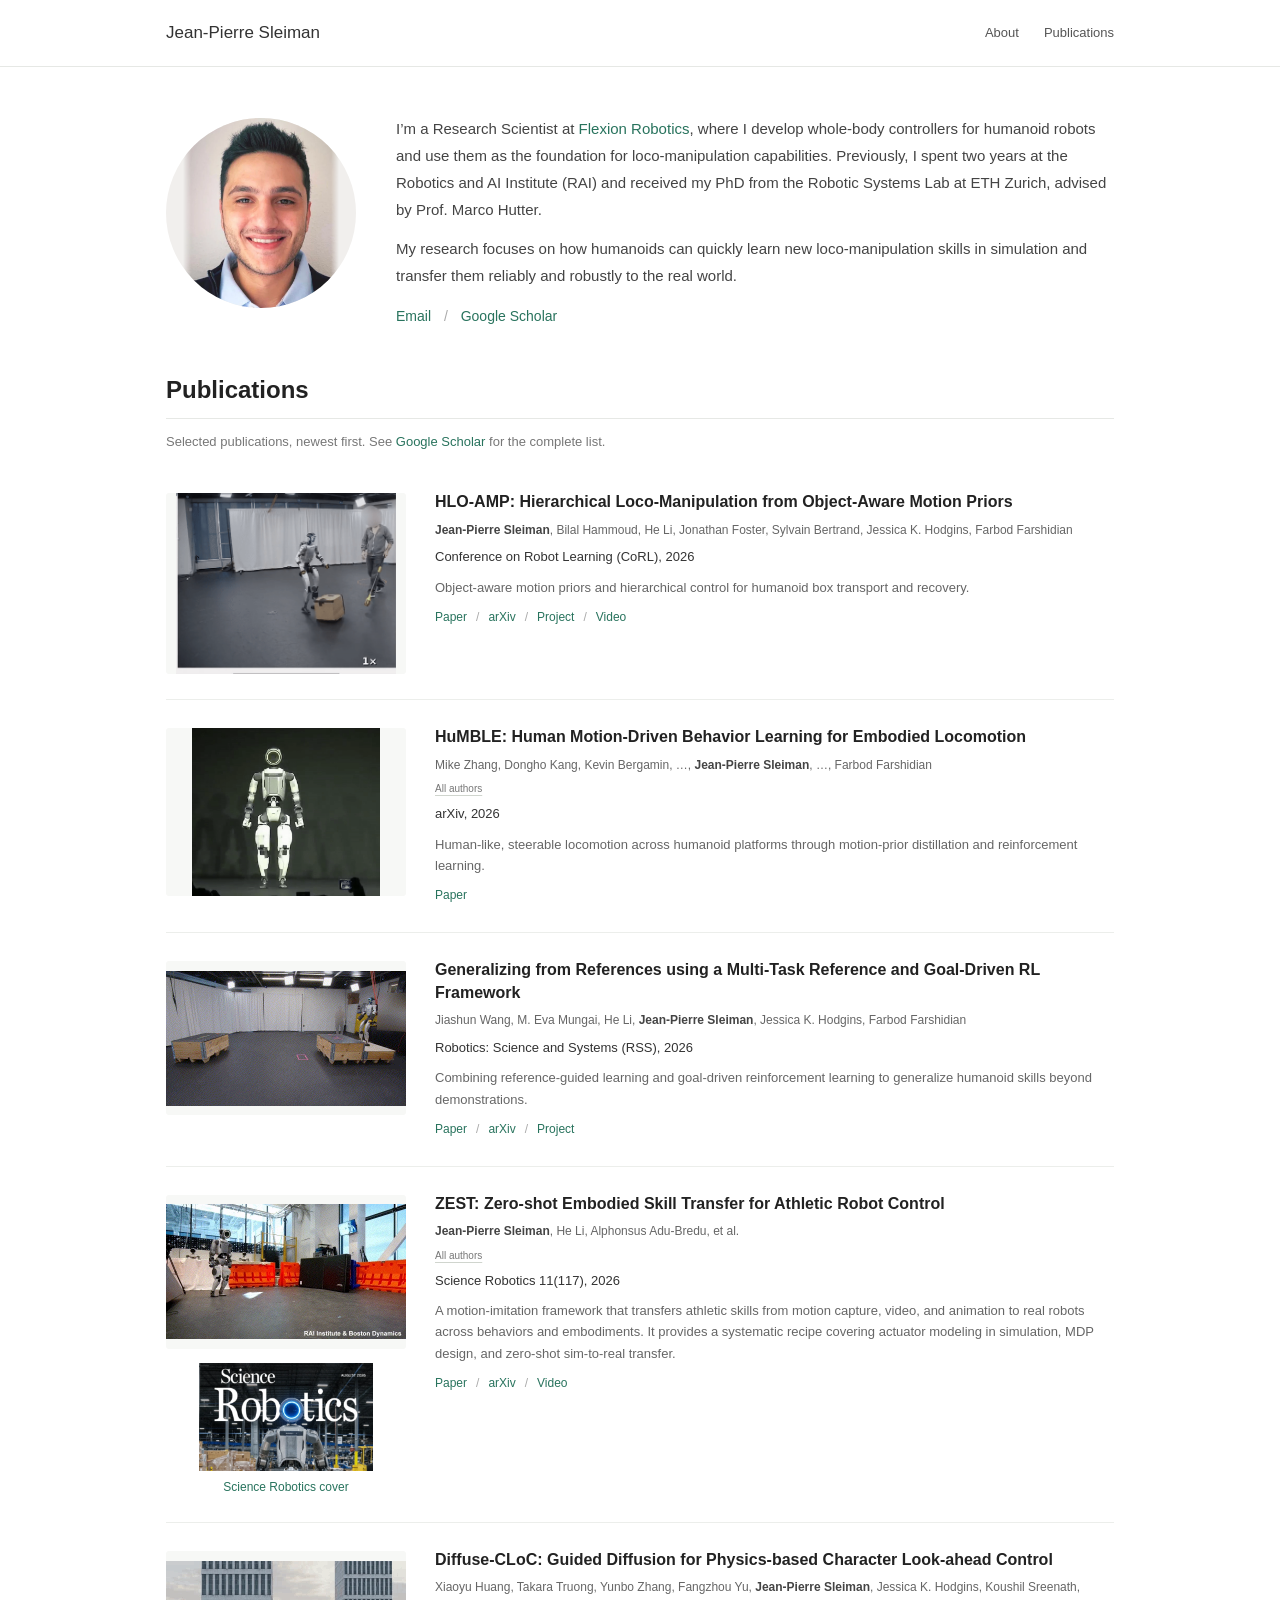
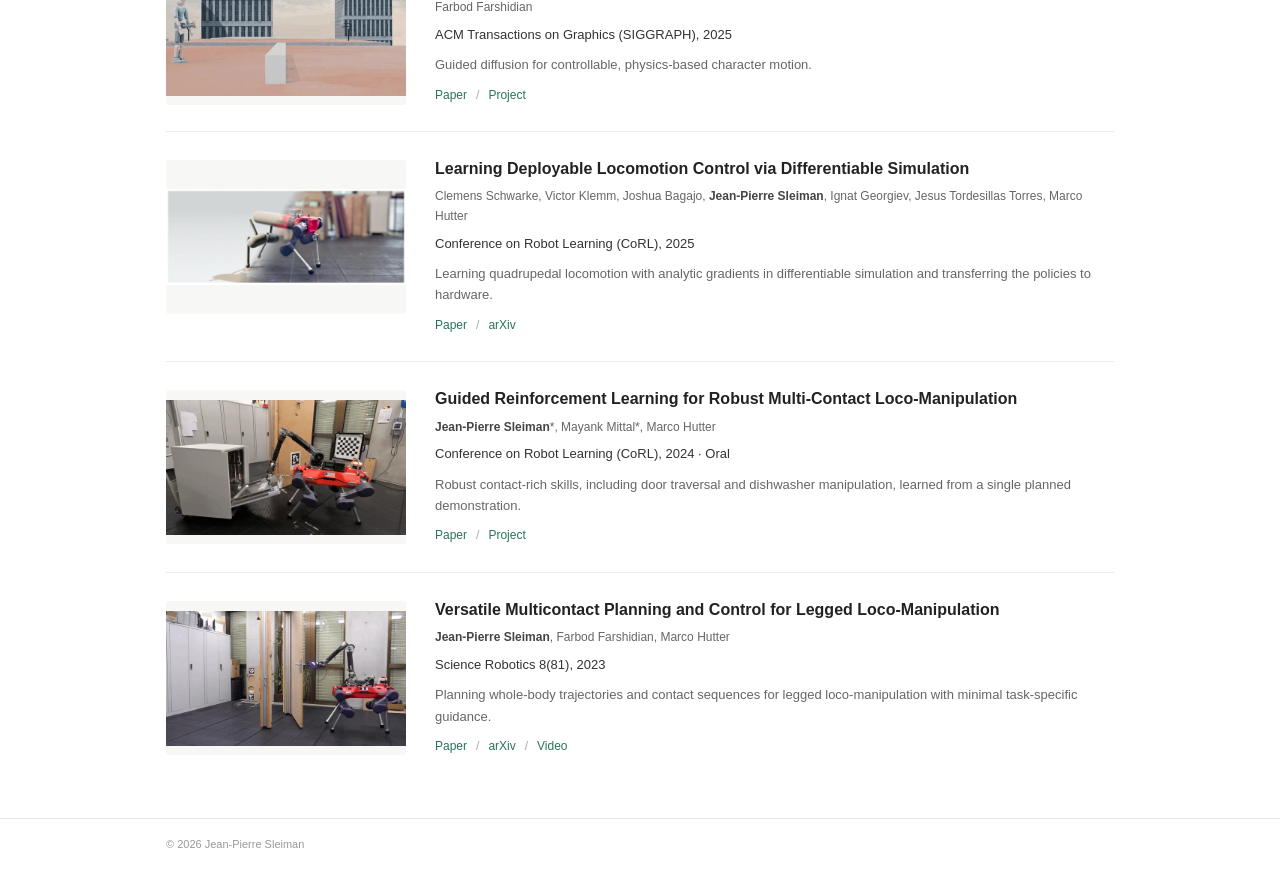
<file: index.html>
<!doctype html>
<html lang="en"><head><meta charset="utf-8"><meta name="viewport" content="width=device-width,initial-scale=1"><meta name="referrer" content="no-referrer"><meta http-equiv="Content-Security-Policy" content="default-src 'none'; img-src 'self' data:; style-src 'self'; script-src 'self'; connect-src 'none'; base-uri 'none'; form-action 'none'"><title>Jean-Pierre Sleiman</title><meta name="description" content="Jean-Pierre Sleiman — humanoid whole-body control and loco-manipulation."><link rel="stylesheet" href="./assets/style.css"></head><body><a class="skip" href="#about">Skip to content</a><header class="header"><div class="wrap nav-inner"><h1 class="site-name" id="name"><a class="brand" href="#about">Jean-Pierre Sleiman</a></h1><nav class="nav-links" aria-label="Main navigation"><a href="#about">About</a><a href="#publications">Publications</a></nav></div></header><main class="wrap"><section class="about" id="about" aria-labelledby="name"><div class="portrait-frame"><img class="portrait" src="./assets/portrait.webp" alt="Jean-Pierre Sleiman"></div><div class="about-copy"><div id="bio" class="bio"><p>I’m a Research Scientist at <a class="" href="https://flexion.ai/" target="_blank" rel="noopener noreferrer">Flexion Robotics</a>, where I develop whole-body controllers for humanoid robots and use them as the foundation for loco-manipulation capabilities. Previously, I spent two years at the Robotics and AI Institute (RAI) and received my PhD from the Robotic Systems Lab at ETH Zurich, advised by Prof. Marco Hutter.</p><p>My research focuses on how humanoids can quickly learn new loco-manipulation skills in simulation and transfer them reliably and robustly to the real world.</p></div><div class="profile-links"><a class="" href="mailto:jpsleiman7@gmail.com">Email</a> <span class="contact-separator" aria-hidden="true">/</span> <a class="" href="https://scholar.google.com/citations?hl=en&amp;user=FW-U2M8AAAAJ&amp;view_op=list_works&amp;sortby=pubdate" target="_blank" rel="noopener noreferrer">Google Scholar</a></div></div></section><section class="publications" id="publications" aria-labelledby="publications-title"><div class="publication-heading"><h2 id="publications-title">Publications</h2></div><p class="selection-note">Selected publications, newest first. See <a class="" href="https://scholar.google.com/citations?hl=en&amp;user=FW-U2M8AAAAJ&amp;view_op=list_works&amp;sortby=pubdate" target="_blank" rel="noopener noreferrer">Google Scholar</a> for the complete list.</p><article class="publication" data-id="hlo"><div class="publication-media"><button type="button" class="preview" data-id="hlo" aria-label="Enlarge preview: HLO-AMP: Hierarchical Loco-Manipulation from Object-Aware Motion Priors"><img src="./assets/hlo-poster.webp" alt="HLO-AMP: Hierarchical Loco-Manipulation from Object-Aware Motion Priors — hardware demonstration" loading="lazy"></button></div><div class="publication-text"><h3><a class="" href="https://openreview.net/forum?id=l8hOz8loVg" target="_blank" rel="noopener noreferrer">HLO-AMP: Hierarchical Loco-Manipulation from Object-Aware Motion Priors</a></h3><p class="authors"><strong>Jean-Pierre Sleiman</strong>, Bilal Hammoud, He Li, Jonathan Foster, Sylvain Bertrand, Jessica K. Hodgins, Farbod Farshidian</p><p class="venue">Conference on Robot Learning (CoRL), 2026</p><p class="description">Object-aware motion priors and hierarchical control for humanoid box transport and recovery.</p><div class="paper-links"><a class="" href="https://openreview.net/forum?id=l8hOz8loVg" target="_blank" rel="noopener noreferrer">Paper</a><span aria-hidden="true"> / </span><a class="" href="https://arxiv.org/abs/2611.05113" target="_blank" rel="noopener noreferrer">arXiv</a><span aria-hidden="true"> / </span><a class="" href="https://pages.rai-inst.com/hlo-amp/" target="_blank" rel="noopener noreferrer">Project</a><span aria-hidden="true"> / </span><a class="" href="https://youtu.be/viR_ULnRDQQ" target="_blank" rel="noopener noreferrer">Video</a></div></div></article>
<article class="publication" data-id="humble"><div class="publication-media"><button type="button" class="preview" data-id="humble" aria-label="Enlarge preview: HuMBLE: Human Motion-Driven Behavior Learning for Embodied Locomotion"><img src="./assets/humble-poster.webp" alt="HuMBLE: Human Motion-Driven Behavior Learning for Embodied Locomotion — hardware demonstration" loading="lazy"></button></div><div class="publication-text"><h3><a class="" href="https://arxiv.org/abs/2610.10489" target="_blank" rel="noopener noreferrer">HuMBLE: Human Motion-Driven Behavior Learning for Embodied Locomotion</a></h3><p class="authors">Mike Zhang, Dongho Kang, Kevin Bergamin, …, <strong>Jean-Pierre Sleiman</strong>, …, Farbod Farshidian</p><details class="all-authors"><summary>All authors</summary><p>Mike Zhang, Dongho Kang, Kevin Bergamin, Nicola Burger, Robin Deits, Jonathan Foster, Bilal Hammoud, Katie Hughes, Francesco Iacobelli, Twan Koolen, M. Eva Mungai, Zach Nobles, Shane Rozen-Levy, <strong>Jean-Pierre Sleiman</strong>, Fangzhou Yu, Yunbo Zhang, Alfred Rizzi, Jessica Hodgins, Scott Kuindersma, Yeuhi Abe, Sylvain Bertrand, Farbod Farshidian</p></details><p class="venue">arXiv, 2026</p><p class="description">Human-like, steerable locomotion across humanoid platforms through motion-prior distillation and reinforcement learning.</p><div class="paper-links"><a class="" href="https://arxiv.org/abs/2610.10489" target="_blank" rel="noopener noreferrer">Paper</a></div></div></article>
<article class="publication" data-id="generalizing"><div class="publication-media"><button type="button" class="preview" data-id="generalizing" aria-label="Enlarge preview: Generalizing from References using a Multi-Task Reference and Goal-Driven RL Framework"><img src="./assets/generalizing-poster.webp" alt="Generalizing from References using a Multi-Task Reference and Goal-Driven RL Framework — hardware demonstration" loading="lazy"></button></div><div class="publication-text"><h3><a class="" href="https://roboticsproceedings.org/rss22/p026.html" target="_blank" rel="noopener noreferrer">Generalizing from References using a Multi-Task Reference and Goal-Driven RL Framework</a></h3><p class="authors">Jiashun Wang, M. Eva Mungai, He Li, <strong>Jean-Pierre Sleiman</strong>, Jessica K. Hodgins, Farbod Farshidian</p><p class="venue">Robotics: Science and Systems (RSS), 2026</p><p class="description">Combining reference-guided learning and goal-driven reinforcement learning to generalize humanoid skills beyond demonstrations.</p><div class="paper-links"><a class="" href="https://roboticsproceedings.org/rss22/p026.html" target="_blank" rel="noopener noreferrer">Paper</a><span aria-hidden="true"> / </span><a class="" href="https://arxiv.org/abs/2602.20375" target="_blank" rel="noopener noreferrer">arXiv</a><span aria-hidden="true"> / </span><a class="" href="https://jiashunwang.github.io/GfR/" target="_blank" rel="noopener noreferrer">Project</a></div></div></article>
<article class="publication" data-id="zest"><div class="publication-media"><button type="button" class="preview" data-id="zest" aria-label="Enlarge preview: ZEST: Zero-shot Embodied Skill Transfer for Athletic Robot Control"><img src="./assets/zest-poster.webp" alt="ZEST: Zero-shot Embodied Skill Transfer for Athletic Robot Control — hardware demonstration" loading="lazy"></button><div class="cover"><button class="cover-image" type="button" data-id="cover" aria-label="Enlarge Science Robotics cover preview"><img src="./assets/zest-cover.webp" alt="Science Robotics, August 2026 cover preview" width="128" height="80"></button><span><a class="" href="https://www.science.org/toc/scirobotics/11/117" target="_blank" rel="noopener noreferrer">Science Robotics cover</a><br><span class="cover-date">August 2026</span></span></div></div><div class="publication-text"><h3><a class="" href="https://www.science.org/doi/10.1126/scirobotics.aec7695" target="_blank" rel="noopener noreferrer">ZEST: Zero-shot Embodied Skill Transfer for Athletic Robot Control</a></h3><p class="authors"><strong>Jean-Pierre Sleiman</strong>, He Li, Alphonsus Adu-Bredu, et al.</p><details class="all-authors"><summary>All authors</summary><p><strong>Jean-Pierre Sleiman</strong>, He Li, Alphonsus Adu-Bredu, Robin Deits, Arun Kumar, Kevin Bergamin, Mohak Bhardwaj, Scott Biddlestone, Nicola Burger, Matthew A. Estrada, Francesco Iacobelli, Twan Koolen, Alexander Lambert, Erica Lin, M. Eva Mungai, Zach Nobles, Shane Rozen-Levy, Yuyao Shi, Jiashun Wang, Jakob Welner, Fangzhou Yu, Mike Zhang, Alfred Rizzi, Jessica Hodgins, Sylvain Bertrand, Yeuhi Abe, Scott Kuindersma, Farbod Farshidian</p></details><p class="venue">Science Robotics 11(117), 2026</p><p class="description">A motion-imitation framework that transfers athletic skills from motion capture, video, and animation to real robots across behaviors and embodiments. It provides a systematic recipe covering actuator modeling in simulation, MDP design, and zero-shot sim-to-real transfer.</p><div class="paper-links"><a class="" href="https://www.science.org/doi/10.1126/scirobotics.aec7695" target="_blank" rel="noopener noreferrer">Paper</a><span aria-hidden="true"> / </span><a class="" href="https://arxiv.org/abs/2602.00401" target="_blank" rel="noopener noreferrer">arXiv</a><span aria-hidden="true"> / </span><a class="" href="https://www.youtube.com/watch?v=I44_zbEwz_w" target="_blank" rel="noopener noreferrer">Video</a></div></div></article>
<article class="publication" data-id="diffuse"><div class="publication-media"><button type="button" class="preview" data-id="diffuse" aria-label="Enlarge preview: Diffuse-CLoC: Guided Diffusion for Physics-based Character Look-ahead Control"><img src="./assets/diffuse-poster.webp" alt="Diffuse-CLoC: Guided Diffusion for Physics-based Character Look-ahead Control — hardware demonstration" loading="lazy"></button></div><div class="publication-text"><h3><a class="" href="https://arxiv.org/abs/2503.11801" target="_blank" rel="noopener noreferrer">Diffuse-CLoC: Guided Diffusion for Physics-based Character Look-ahead Control</a></h3><p class="authors">Xiaoyu Huang, Takara Truong, Yunbo Zhang, Fangzhou Yu, <strong>Jean-Pierre Sleiman</strong>, Jessica K. Hodgins, Koushil Sreenath, Farbod Farshidian</p><p class="venue">ACM Transactions on Graphics (SIGGRAPH), 2025</p><p class="description">Guided diffusion for controllable, physics-based character motion.</p><div class="paper-links"><a class="" href="https://arxiv.org/abs/2503.11801" target="_blank" rel="noopener noreferrer">Paper</a><span aria-hidden="true"> / </span><a class="" href="https://rai-inst.com/resources/blog/diffuse-cloc-bridging-physics-and-control-in-character-animation/" target="_blank" rel="noopener noreferrer">Project</a></div></div></article>
<article class="publication" data-id="deploy"><div class="publication-media"><button type="button" class="preview" data-id="deploy" aria-label="Enlarge preview: Learning Deployable Locomotion Control via Differentiable Simulation"><img src="./assets/deploy.webp" alt="Learning Deployable Locomotion Control via Differentiable Simulation — research image" loading="lazy"></button></div><div class="publication-text"><h3><a class="" href="https://proceedings.mlr.press/v305/schwarke25a.html" target="_blank" rel="noopener noreferrer">Learning Deployable Locomotion Control via Differentiable Simulation</a></h3><p class="authors">Clemens Schwarke, Victor Klemm, Joshua Bagajo, <strong>Jean-Pierre Sleiman</strong>, Ignat Georgiev, Jesus Tordesillas Torres, Marco Hutter</p><p class="venue">Conference on Robot Learning (CoRL), 2025</p><p class="description">Learning quadrupedal locomotion with analytic gradients in differentiable simulation and transferring the policies to hardware.</p><div class="paper-links"><a class="" href="https://proceedings.mlr.press/v305/schwarke25a.html" target="_blank" rel="noopener noreferrer">Paper</a><span aria-hidden="true"> / </span><a class="" href="https://arxiv.org/abs/2404.02887" target="_blank" rel="noopener noreferrer">arXiv</a></div></div></article>
<article class="publication" data-id="guided"><div class="publication-media"><button type="button" class="preview" data-id="guided" aria-label="Enlarge preview: Guided Reinforcement Learning for Robust Multi-Contact Loco-Manipulation"><img src="./assets/guided-poster.webp" alt="Guided Reinforcement Learning for Robust Multi-Contact Loco-Manipulation — hardware demonstration" loading="lazy"></button></div><div class="publication-text"><h3><a class="" href="https://arxiv.org/abs/2410.13817" target="_blank" rel="noopener noreferrer">Guided Reinforcement Learning for Robust Multi-Contact Loco-Manipulation</a></h3><p class="authors"><strong>Jean-Pierre Sleiman</strong>*, Mayank Mittal*, Marco Hutter</p><p class="venue">Conference on Robot Learning (CoRL), 2024 · Oral</p><p class="description">Robust contact-rich skills, including door traversal and dishwasher manipulation, learned from a single planned demonstration.</p><div class="paper-links"><a class="" href="https://arxiv.org/abs/2410.13817" target="_blank" rel="noopener noreferrer">Paper</a><span aria-hidden="true"> / </span><a class="" href="https://leggedrobotics.github.io/guided-rl-locoma/" target="_blank" rel="noopener noreferrer">Project</a></div></div></article>
<article class="publication" data-id="versatile"><div class="publication-media"><button type="button" class="preview" data-id="versatile" aria-label="Enlarge preview: Versatile Multicontact Planning and Control for Legged Loco-Manipulation"><img src="./assets/versatile-poster.webp" alt="Versatile Multicontact Planning and Control for Legged Loco-Manipulation — hardware demonstration" loading="lazy"></button></div><div class="publication-text"><h3><a class="" href="https://www.science.org/doi/10.1126/scirobotics.adg5014" target="_blank" rel="noopener noreferrer">Versatile Multicontact Planning and Control for Legged Loco-Manipulation</a></h3><p class="authors"><strong>Jean-Pierre Sleiman</strong>, Farbod Farshidian, Marco Hutter</p><p class="venue">Science Robotics 8(81), 2023</p><p class="description">Planning whole-body trajectories and contact sequences for legged loco-manipulation with minimal task-specific guidance.</p><div class="paper-links"><a class="" href="https://www.science.org/doi/10.1126/scirobotics.adg5014" target="_blank" rel="noopener noreferrer">Paper</a><span aria-hidden="true"> / </span><a class="" href="https://arxiv.org/abs/2308.09179" target="_blank" rel="noopener noreferrer">arXiv</a><span aria-hidden="true"> / </span><a class="" href="https://www.youtube.com/watch?v=rAP7M4BL9sQ" target="_blank" rel="noopener noreferrer">Video</a></div></div></article></section></main><footer><div class="wrap footer-inner"><span>© 2026 Jean-Pierre Sleiman</span></div></footer><dialog id="media-dialog" aria-labelledby="media-title"><div class="dialog-heading"><h2 id="media-title"></h2><button class="close" aria-label="Close media preview">×</button></div><img id="large-image" class="large-image" alt=""><a id="media-source" class="source-link" target="_blank" rel="noopener noreferrer">View original source</a></dialog><script src="./assets/site.js" defer></script></body></html>
</file>
<file: assets/style.css>
:root{--ink:#222;--body:#444;--muted:#777;--link:#28735d;--line:#e6e8e5}*{box-sizing:border-box}html{scroll-behavior:smooth;scroll-padding-top:85px}body{margin:0;background:#fff;color:var(--body);font:15px/1.7 Arial,Helvetica,sans-serif}a{color:var(--link);text-decoration:none}a:hover{text-decoration:underline;text-underline-offset:3px}button{font:inherit;cursor:pointer}button,a,summary{outline-offset:4px}button:focus-visible,a:focus-visible,summary:focus-visible{outline:2px solid var(--link)}.wrap{max-width:1020px;margin:auto;padding:0 36px}.skip{position:absolute;top:-100px;left:15px;z-index:10;background:white;padding:8px}.skip:focus{top:5px}.header{position:sticky;top:0;z-index:4;background:rgba(255,255,255,.97);border-bottom:1px solid var(--line)}.nav-inner{height:66px;display:flex;align-items:center;justify-content:space-between;gap:25px}.site-name{font:inherit;line-height:1.2;margin:0}.brand{font-size:17px;color:#333}.nav-links{display:flex;gap:25px;font-size:13px}.nav-links a{color:#555}.about{display:grid;grid-template-columns:190px 1fr;gap:45px;align-items:center;padding:48px 0 44px}.portrait{width:180px;height:180px;border-radius:50%;object-fit:cover;object-position:center 31%;display:block}.bio{font-size:15px;line-height:1.8;margin:0}.profile-links{margin-top:16px;font-size:14px}.publications{padding:0 0 35px}.publication-heading{border-bottom:1px solid var(--line);display:flex;justify-content:space-between;align-items:center;gap:20px;padding:0 0 12px;margin-bottom:4px}.publication-heading h2{font-size:24px;font-weight:600;line-height:1.4;color:#222;margin:0}.selection-note{font-size:13px;color:#777;margin:12px 0 12px}.publication{display:grid;grid-template-columns:240px 1fr;gap:29px;padding:25px 0;border-bottom:1px solid #eceeeb;align-items:start}.publication:last-child{border:0}.publication-media{padding-top:3px}.preview{display:block;width:100%;padding:0;border:0;border-radius:3px;overflow:hidden;background:#f7f8f6;line-height:0}.preview img{width:100%;height:154px;display:block;object-fit:contain}.publication[data-id=hlo] .preview img{height:181px}.publication[data-id=humble] .preview img{height:168px}.publication h3{font-size:16px;line-height:1.45;font-weight:600;margin:0 0 7px;color:#222}.publication h3 a{color:#222}.publication h3 a:hover{color:var(--link)}.authors{font-size:12px;line-height:1.65;color:#666;margin:0 0 5px}.authors strong{font-weight:600;color:#444}.venue{font-size:13px;color:#333;margin:6px 0 8px}.description{font-size:13px;line-height:1.65;margin:0 0 9px;color:#666}.paper-links{font-size:12px;line-height:1.8;display:flex;gap:9px;flex-wrap:wrap}.paper-links>span{color:#aaa}.all-authors{font-size:11px;line-height:1.7;color:#777;margin:1px 0 5px}.all-authors summary{cursor:pointer;width:fit-content;color:#777;font-size:10px;list-style:none;text-decoration:underline;text-decoration-color:#d0d5ce;text-underline-offset:3px}.all-authors summary::-webkit-details-marker{display:none}.all-authors p{margin:8px 0;color:#777}.all-authors strong{color:#555}.cover{display:flex;align-items:center;gap:12px;margin-top:15px;padding-top:12px;border-top:1px solid #eef0ec;max-width:370px;font-size:12px;line-height:1.7}.cover-image{border:0;background:none;padding:0;line-height:0}.cover-image img{display:block;width:128px;height:80px;object-fit:contain}.cover-date{font-size:11px;color:#888}.complete-list{font-size:13px;border-top:1px solid var(--line);padding-top:18px;margin:8px 0 0;color:#777}footer{border-top:1px solid var(--line);padding:16px 0 24px;color:#999;font-size:11px}.footer-inner{display:flex;justify-content:space-between;gap:20px}dialog{border:1px solid #dce2d8;border-radius:5px;background:white;color:#444;padding:22px;width:min(800px,94vw);max-width:94vw;box-shadow:0 15px 80px #122a232a}dialog::backdrop{background:#142721aa}.dialog-heading{display:flex;justify-content:space-between;align-items:start;gap:20px}.dialog-heading h2{font-size:19px;line-height:1.5;font-weight:500;color:#222;margin:0}.close{border:0;background:#f2f4ef;border-radius:50%;width:28px;height:28px;font-size:18px;color:#666;flex-shrink:0;line-height:1}.large-image{display:block;max-width:100%;max-height:68vh;height:auto;margin:22px auto 15px;object-fit:contain}.source-link{font-size:12px}::selection{background:#d8e9dc}[hidden]{display:none!important}
@media(max-width:800px){.wrap{padding:0 27px}.about{grid-template-columns:155px 1fr;gap:28px;padding-top:38px}.portrait{width:150px;height:150px}.bio{font-size:14px}.publication{grid-template-columns:200px 1fr;gap:23px}.preview img{height:140px}.publication h3{font-size:15px}}
@media(max-width:590px){.wrap{padding:0 22px}.nav-inner{height:58px}.brand{font-size:14px}.nav-links{gap:18px;font-size:11px}.nav-links .scholar-nav{display:none}.about{grid-template-columns:100px 1fr;gap:0 21px;padding:29px 0 30px;align-items:center}.portrait{width:100px;height:100px;grid-row:1}.about-copy{display:contents}.bio{grid-column:1/-1;margin-top:24px;font-size:14px;line-height:1.85}.profile-links{grid-column:1/-1;font-size:13px;margin-top:14px}.publication-heading h2{font-size:23px}.selection-note{font-size:12px;line-height:1.8;margin-top:13px}.publication{grid-template-columns:120px 1fr;gap:15px;padding:22px 0}.preview img{height:100px}.publication[data-id=hlo] .preview img{height:124px}.publication[data-id=humble] .preview img{height:110px}.publication h3{font-size:14px;line-height:1.45}.authors{font-size:10px;line-height:1.7}.venue{font-size:11px;margin:7px 0}.description{font-size:11px;line-height:1.75;margin-bottom:8px}.paper-links{font-size:11px;gap:7px}.all-authors{font-size:10px}.all-authors summary{font-size:9px}.cover{gap:9px;align-items:start;flex-direction:column;font-size:11px}.cover-image img{width:128px;height:80px}.complete-list{font-size:12px;line-height:1.8}.footer-inner{font-size:10px;flex-wrap:wrap;gap:4px}dialog{padding:18px}.dialog-heading h2{font-size:17px}}
@media(prefers-reduced-motion:reduce){html{scroll-behavior:auto}}
@media print{.wrap{max-width:100%;padding:0}.publication{break-inside:avoid}.about{padding-top:10px}a{color:inherit}}
.portrait{padding:8px;background:#f1efed;object-position:center top}.contact-separator{color:#aaa;margin:0 9px}.cover{flex-direction:column;align-items:center;gap:6px;border:0;padding-top:0;margin-top:14px;max-width:none;text-align:center}.cover-image img{width:174px;height:auto;max-width:100%}.cover-date{display:none}@media(max-width:590px){.portrait{padding:5px}.profile-links{font-size:12px}.contact-separator{margin:0 7px}.cover-image img{width:120px}.cover{font-size:10px;gap:5px}}
.bio p{margin:0}.bio p+p{margin-top:12px}
.about{grid-template-columns:190px 1fr;gap:40px;align-items:start}.portrait-frame{width:190px;height:190px;border-radius:50%;overflow:hidden;background:#f1efed;margin-top:3px;grid-column:1;grid-row:1}.portrait-frame .portrait{display:block;width:82%;height:auto;max-width:none;padding:0;margin:0 auto;border-radius:0;background:none;object-fit:initial;object-position:initial;mask-image:linear-gradient(to right,transparent,black 5%,black 95%,transparent)}@media(max-width:800px){.about{grid-template-columns:155px 1fr;gap:28px}.portrait-frame{width:155px;height:155px}}@media(max-width:590px){.about{grid-template-columns:100px 1fr;gap:0 21px}.portrait-frame{width:100px;height:100px;margin-top:0}}
</file>
